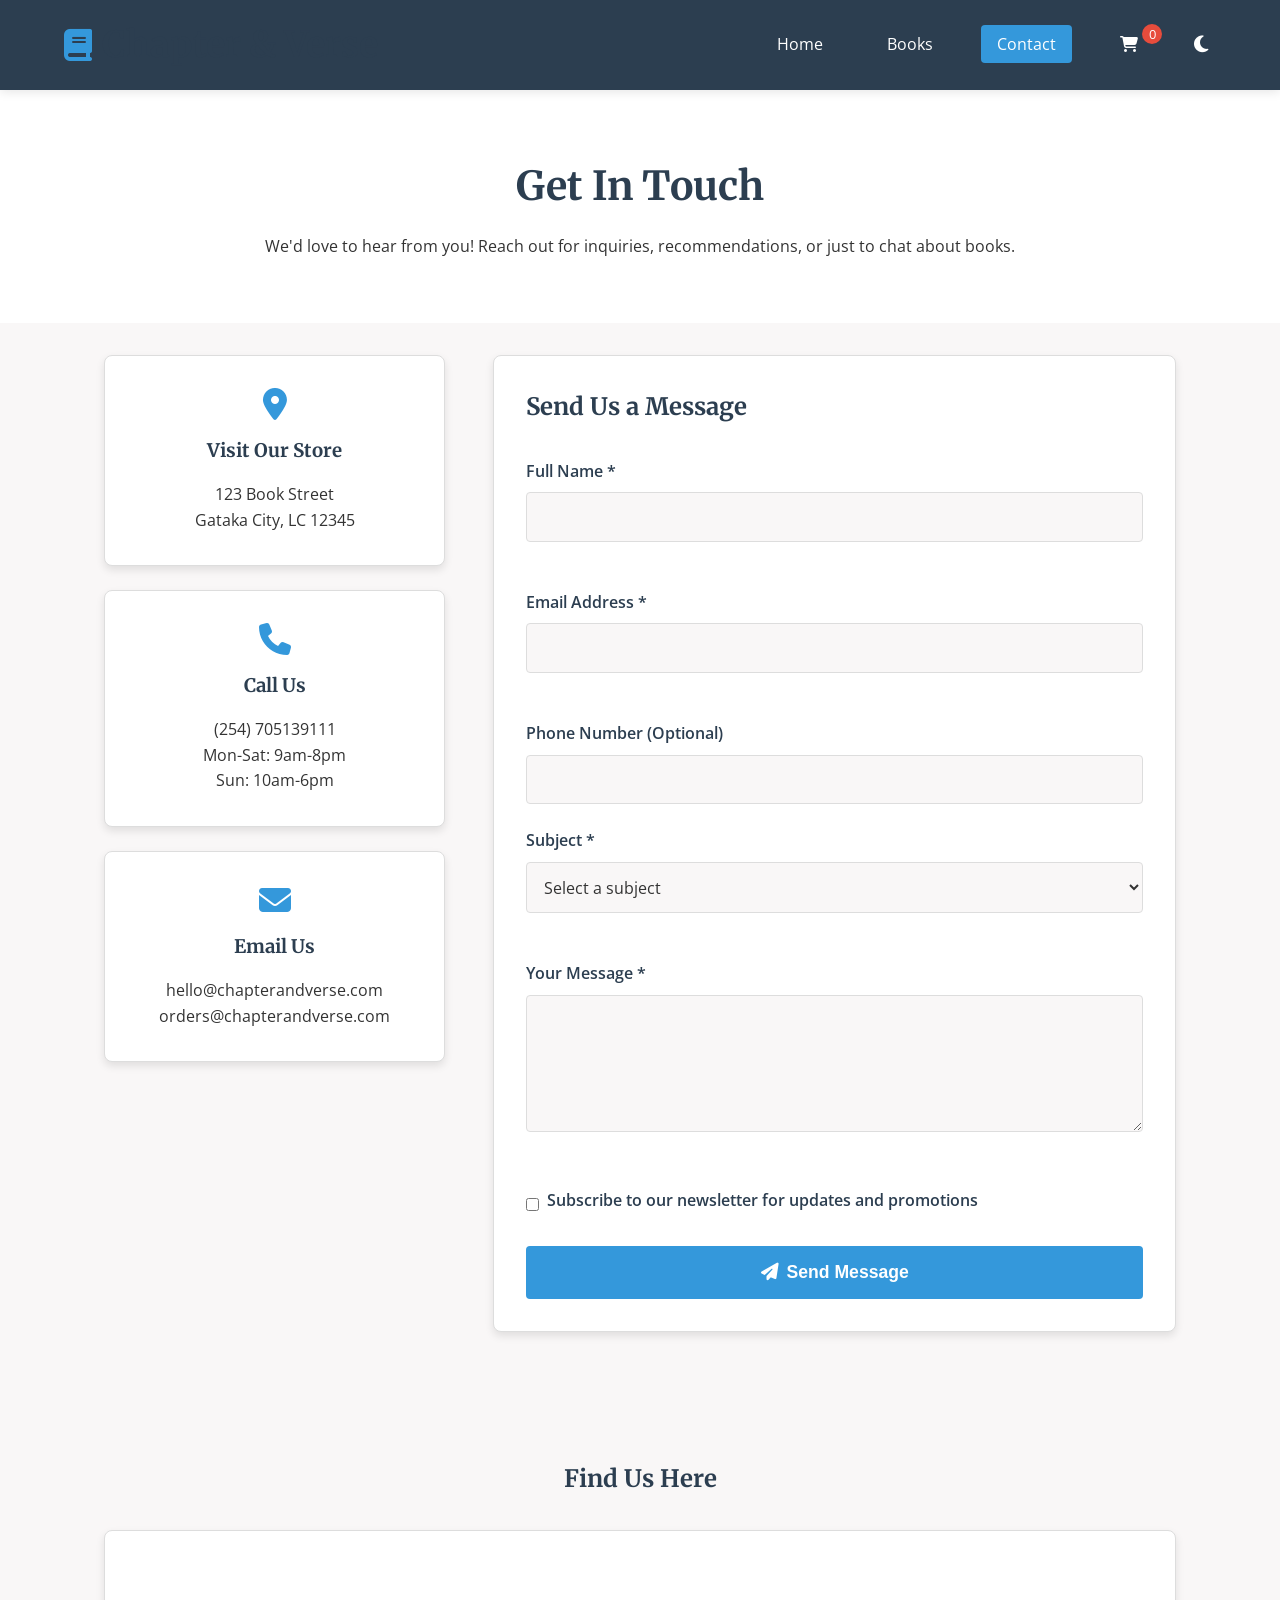
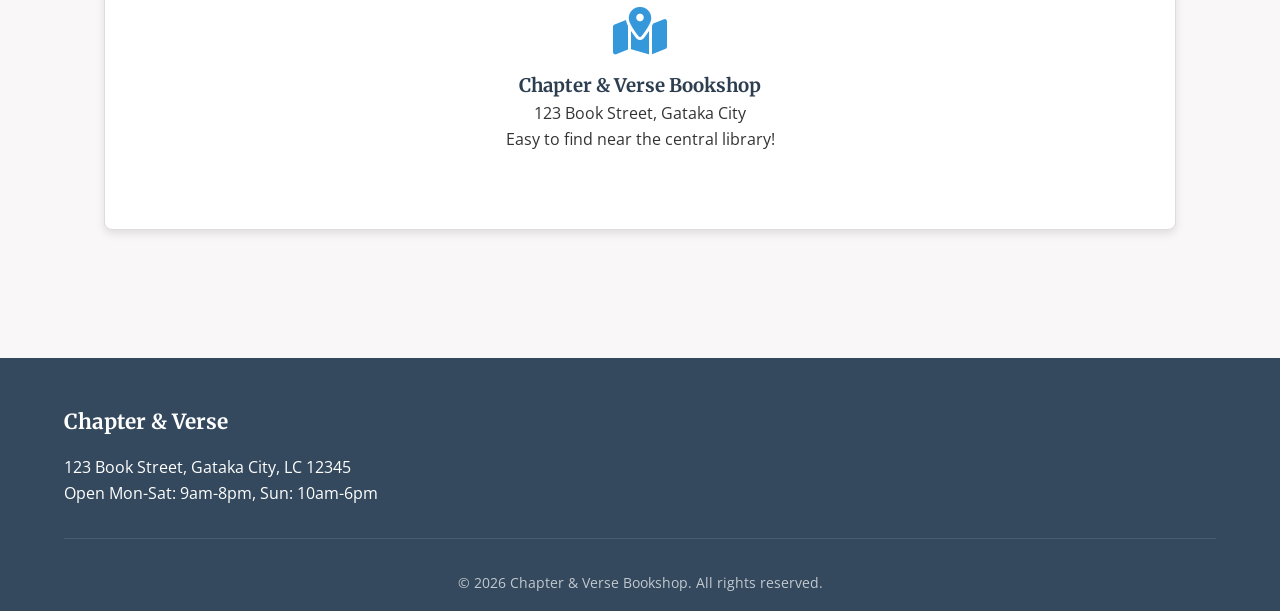
<file: contact.html>
<!DOCTYPE html>
<html lang="en">
<head>
    <meta charset="UTF-8">
    <meta name="viewport" content="width=device-width, initial-scale=1.0">
    <title>Chapter & Verse Bookshop | Contact</title>
    <link rel="stylesheet" href="style.css">
    <link rel="preconnect" href="https://fonts.googleapis.com">
    <link rel="preconnect" href="https://fonts.gstatic.com" crossorigin>
    <link href="https://fonts.googleapis.com/css2?family=Merriweather:wght@300;400;700&family=Open+Sans:wght@300;400;600&display=swap" rel="stylesheet">
    <link rel="stylesheet" href="https://cdnjs.cloudflare.com/ajax/libs/font-awesome/6.4.0/css/all.min.css">
</head>
<body>
    <!-- Navigation -->
    <header>
        <nav class="navbar">
            <div class="logo">
                <i class="fas fa-book"></i>
                <h1>Chapter & Verse</h1>
            </div>
            <ul class="nav-links">
                <li><a href="index.html">Home</a></li>
                <li><a href="products.html">Books</a></li>
                <li><a href="contact.html" class="active">Contact</a></li>
                <li class="cart-icon">
                    <a href="#">
                        <i class="fas fa-shopping-cart"></i>
                        <span class="cart-count">0</span>
                    </a>
                </li>
                <li>
                    <button class="theme-toggle" id="themeToggle">
                        <i class="fas fa-moon"></i>
                    </button>
                </li>
            </ul>
        </nav>
    </header>

    <!-- Main Content -->
    <main>
        <section class="contact-hero">
            <h1>Get In Touch</h1>
            <p>We'd love to hear from you! Reach out for inquiries, recommendations, or just to chat about books.</p>
        </section>

        <section class="contact-container">
            <div class="contact-info">
                <div class="info-card">
                    <i class="fas fa-map-marker-alt"></i>
                    <h3>Visit Our Store</h3>
                    <p>123 Book Street</p>
                    <p>Gataka City, LC 12345</p>
                </div>
                <div class="info-card">
                    <i class="fas fa-phone"></i>
                    <h3>Call Us</h3>
                    <p>(254) 705139111</p>
                    <p>Mon-Sat: 9am-8pm</p>
                    <p>Sun: 10am-6pm</p>
                </div>
                <div class="info-card">
                    <i class="fas fa-envelope"></i>
                    <h3>Email Us</h3>
                    <p>hello@chapterandverse.com</p>
                    <p>orders@chapterandverse.com</p>
                </div>
            </div>

            <div class="contact-form-container">
                <h2>Send Us a Message</h2>
                <form id="contactForm">
                    <div class="form-group">
                        <label for="name">Full Name *</label>
                        <input type="text" id="name" name="name" required>
                        <span class="error-message" id="nameError"></span>
                    </div>

                    <div class="form-group">
                        <label for="email">Email Address *</label>
                        <input type="email" id="email" name="email" required>
                        <span class="error-message" id="emailError"></span>
                    </div>

                    <div class="form-group">
                        <label for="phone">Phone Number (Optional)</label>
                        <input type="tel" id="phone" name="phone">
                    </div>

                    <div class="form-group">
                        <label for="subject">Subject *</label>
                        <select id="subject" name="subject" required>
                            <option value="">Select a subject</option>
                            <option value="general">General Inquiry</option>
                            <option value="order">Order Status</option>
                            <option value="recommendation">Book Recommendation</option>
                            <option value="event">Event Information</option>
                            <option value="other">Other</option>
                        </select>
                        <span class="error-message" id="subjectError"></span>
                    </div>

                    <div class="form-group">
                        <label for="message">Your Message *</label>
                        <textarea id="message" name="message" rows="5" required></textarea>
                        <span class="error-message" id="messageError"></span>
                    </div>

                    <div class="form-group checkbox-group">
                        <input type="checkbox" id="newsletter" name="newsletter">
                        <label for="newsletter">Subscribe to our newsletter for updates and promotions</label>
                    </div>

                    <button type="submit" class="submit-btn">
                        <i class="fas fa-paper-plane"></i> Send Message
                    </button>
                </form>

                <div id="successMessage" class="success-message" style="display: none;">
                    <i class="fas fa-check-circle"></i>
                    <h3>Message Sent Successfully!</h3>
                    <p>Thank you for contacting us. We'll get back to you within 24 hours.</p>
                </div>
            </div>
        </section>

        <section class="map-section">
            <h2>Find Us Here</h2>
            <div class="map-placeholder">
                <div class="map-content">
                    <i class="fas fa-map-marked-alt"></i>
                    <h3>Chapter & Verse Bookshop</h3>
                    <p>123 Book Street, Gataka City</p>
                    <p>Easy to find near the central library!</p>
                </div>
            </div>
        </section>
    </main>

    <!-- Footer -->
    <footer>
        <div class="footer-content">
            <div class="footer-section">
                <h3>Chapter & Verse</h3>
                <p>123 Book Street, Gataka City, LC 12345</p>
                <p>Open Mon-Sat: 9am-8pm, Sun: 10am-6pm</p>
            </div>
            </div>
        </div>
        <p class="copyright">&copy; 2026 Chapter & Verse Bookshop. All rights reserved.</p>
    </footer>

    <script src="script.js"></script>
</body>
</html>
</file>
<file: style.css>
/* Reset and Base Styles */
* {
    margin: 0;
    padding: 0;
    box-sizing: border-box;
}

:root {
    /* Light Theme Colors */
    --primary-color: #2c3e50;
    --secondary-color: #3498db;
    --accent-color: #e74c3c;
    --text-color: #333;
    --bg-color: #f9f7f7;
    --card-bg: #ffffff;
    --nav-bg: #2c3e50;
    --footer-bg: #34495e;
    --shadow: rgba(0, 0, 0, 0.1);
    --border-color: #ddd;
}

[data-theme="dark"] {
    /* Dark Theme Colors */
    --primary-color: #ecf0f1;
    --secondary-color: #3498db;
    --accent-color: #e74c3c;
    --text-color: #ecf0f1;
    --bg-color: #1a1a2e;
    --card-bg: #16213e;
    --nav-bg: #0f3460;
    --footer-bg: #0f3460;
    --shadow: rgba(0, 0, 0, 0.3);
    --border-color: #2c3e50;
}

body {
    font-family: 'Open Sans', sans-serif;
    line-height: 1.6;
    color: var(--text-color);
    background-color: var(--bg-color);
    transition: background-color 0.3s, color 0.3s;
}

h1, h2, h3, h4 {
    font-family: 'Merriweather', serif;
    font-weight: 700;
    color: var(--primary-color);
}

a {
    text-decoration: none;
    color: inherit;
}

/* Navigation */
.navbar {
    display: flex;
    justify-content: space-between;
    align-items: center;
    padding: 1rem 5%;
    background-color: var(--nav-bg);
    color: white;
    position: sticky;
    top: 0;
    z-index: 1000;
    box-shadow: 0 2px 10px var(--shadow);
}

.logo {
    display: flex;
    align-items: center;
    gap: 10px;
    font-size: 1.5rem;
}

.logo i {
    font-size: 2rem;
    color: var(--secondary-color);
}

.nav-links {
    display: flex;
    list-style: none;
    gap: 2rem;
    align-items: center;
}

.nav-links a {
    padding: 0.5rem 1rem;
    border-radius: 4px;
    transition: all 0.3s ease;
}

.nav-links a:hover {
    background-color: var(--secondary-color);
    color: white;
}

.nav-links a.active {
    background-color: var(--secondary-color);
    color: white;
}

.cart-icon {
    position: relative;
}

.cart-count {
    position: absolute;
    top: -8px;
    right: -8px;
    background-color: var(--accent-color);
    color: white;
    border-radius: 50%;
    width: 20px;
    height: 20px;
    display: flex;
    align-items: center;
    justify-content: center;
    font-size: 0.8rem;
}

.theme-toggle {
    background: none;
    border: none;
    color: white;
    font-size: 1.2rem;
    cursor: pointer;
    padding: 0.5rem;
    border-radius: 50%;
    transition: background-color 0.3s;
}

.theme-toggle:hover {
    background-color: rgba(255, 255, 255, 0.1);
}

/* Hero Section */
.hero {
    display: grid;
    grid-template-columns: 1fr 1fr;
    gap: 2rem;
    padding: 4rem 5%;
    align-items: center;
    max-width: 1200px;
    margin: 0 auto;
}

.hero-content h2 {
    font-size: 2.5rem;
    margin-bottom: 1rem;
    color: var(--primary-color);
}

.hero-content p {
    font-size: 1.1rem;
    margin-bottom: 1.5rem;
    color: var(--text-color);
}

#date-display {
    font-size: 1.2rem;
    color: var(--secondary-color);
    margin-bottom: 1rem;
    font-weight: 600;
}

.btn {
    display: inline-block;
    padding: 0.8rem 2rem;
    background-color: var(--secondary-color);
    color: white;
    border-radius: 4px;
    font-weight: 600;
    transition: all 0.3s ease;
    border: none;
    cursor: pointer;
    font-size: 1rem;
}

.btn:hover {
    background-color: #2980b9;
    transform: translateY(-2px);
    box-shadow: 0 4px 8px var(--shadow);
}

.hero-image img {
    width: 100%;
    height: 400px;
    object-fit: cover;
    border-radius: 8px;
    box-shadow: 0 10px 20px var(--shadow);
}

/* About Section */
.about-section {
    padding: 4rem 5%;
    max-width: 1200px;
    margin: 0 auto;
}

.about-section h2 {
    text-align: center;
    margin-bottom: 2rem;
    font-size: 2rem;
}

.about-content {
    display: grid;
    grid-template-columns: 2fr 1fr;
    gap: 3rem;
    margin-bottom: 3rem;
}

.about-text p {
    margin-bottom: 1rem;
    font-size: 1.1rem;
}

.about-stats {
    display: grid;
    gap: 1.5rem;
}

.stat {
    text-align: center;
    padding: 1.5rem;
    background-color: var(--card-bg);
    border-radius: 8px;
    box-shadow: 0 4px 8px var(--shadow);
    transition: transform 0.3s ease;
}

.stat:hover {
    transform: translateY(-5px);
}

.stat h3 {
    font-size: 2rem;
    color: var(--secondary-color);
    margin-bottom: 0.5rem;
}

/* Featured Books */
.featured-books {
    padding: 4rem 5%;
    max-width: 1200px;
    margin: 0 auto;
}

.featured-books h2 {
    text-align: center;
    margin-bottom: 2rem;
    font-size: 2rem;
}

.books-grid {
    display: grid;
    grid-template-columns: repeat(auto-fit, minmax(250px, 1fr));
    gap: 2rem;
}

.book-card {
    background-color: var(--card-bg);
    border-radius: 8px;
    padding: 1.5rem;
    text-align: center;
    box-shadow: 0 4px 8px var(--shadow);
    transition: all 0.3s ease;
    border: 1px solid var(--border-color);
}

.book-card:hover {
    transform: translateY(-5px);
    box-shadow: 0 8px 16px var(--shadow);
}

.book-card img {
    width: 100%;
    height: 200px;
    object-fit: cover;
    border-radius: 4px;
    margin-bottom: 1rem;
}

.book-card h3 {
    font-size: 1.2rem;
    margin-bottom: 0.5rem;
    color: var(--primary-color);
}

.book-card .price {
    color: var(--accent-color);
    font-weight: bold;
    font-size: 1.2rem;
    margin-top: 0.5rem;
}

/* Products Page */
.products-header {
    padding: 3rem 5%;
    text-align: center;
    max-width: 1200px;
    margin: 0 auto;
}

.products-header h1 {
    font-size: 2.5rem;
    margin-bottom: 1rem;
}

.category-filter {
    display: flex;
    justify-content: center;
    gap: 1rem;
    margin-top: 2rem;
    flex-wrap: wrap;
}

.category-btn {
    padding: 0.5rem 1.5rem;
    background-color: var(--card-bg);
    border: 2px solid var(--secondary-color);
    color: var(--secondary-color);
    border-radius: 20px;
    cursor: pointer;
    font-weight: 600;
    transition: all 0.3s ease;
}

.category-btn:hover,
.category-btn.active {
    background-color: var(--secondary-color);
    color: white;
}

.products-grid {
    display: grid;
    grid-template-columns: repeat(auto-fill, minmax(300px, 1fr));
    gap: 2rem;
    padding: 2rem 5%;
    max-width: 1200px;
    margin: 0 auto;
}

.product-card {
    background-color: var(--card-bg);
    border-radius: 8px;
    overflow: hidden;
    box-shadow: 0 4px 8px var(--shadow);
    transition: all 0.3s ease;
    border: 1px solid var(--border-color);
}

.product-card:hover {
    transform: translateY(-5px);
    box-shadow: 0 8px 16px var(--shadow);
}

.product-image {
    position: relative;
    height: 250px;
    overflow: hidden;
}

.product-image img {
    width: 100%;
    height: 100%;
    object-fit: cover;
}

.bestseller, .new {
    position: absolute;
    top: 10px;
    right: 10px;
    padding: 0.3rem 0.8rem;
    color: white;
    font-size: 0.8rem;
    font-weight: bold;
    border-radius: 4px;
}

.bestseller {
    background-color: var(--accent-color);
}

.new {
    background-color: var(--secondary-color);
}

.product-info {
    padding: 1.5rem;
}

.product-info h3 {
    font-size: 1.3rem;
    margin-bottom: 0.5rem;
    color: var(--primary-color);
}

.author {
    color: var(--secondary-color);
    font-style: italic;
    margin-bottom: 1rem;
}

.description {
    font-size: 0.95rem;
    margin-bottom: 1.5rem;
    color: var(--text-color);
}

.product-footer {
    display: flex;
    justify-content: space-between;
    align-items: center;
}

.price {
    font-size: 1.5rem;
    font-weight: bold;
    color: var(--accent-color);
}

.add-to-cart {
    background-color: var(--secondary-color);
    color: white;
    border: none;
    padding: 0.6rem 1.2rem;
    border-radius: 4px;
    cursor: pointer;
    font-weight: 600;
    display: flex;
    align-items: center;
    gap: 0.5rem;
    transition: all 0.3s ease;
}

.add-to-cart:hover {
    background-color: #2980b9;
    transform: scale(1.05);
}

/* Cart Sidebar */
.cart-sidebar {
    position: fixed;
    top: 0;
    right: -400px;
    width: 350px;
    height: 100%;
    background-color: var(--card-bg);
    box-shadow: -5px 0 15px var(--shadow);
    z-index: 1001;
    transition: right 0.3s ease;
    display: flex;
    flex-direction: column;
}

.cart-sidebar.active {
    right: 0;
}

.cart-overlay {
    position: fixed;
    top: 0;
    left: 0;
    width: 100%;
    height: 100%;
    background-color: rgba(0, 0, 0, 0.5);
    z-index: 1000;
    display: none;
}

.cart-overlay.active {
    display: block;
}

.cart-header {
    display: flex;
    justify-content: space-between;
    align-items: center;
    padding: 1.5rem;
    border-bottom: 1px solid var(--border-color);
}

.close-cart {
    background: none;
    border: none;
    font-size: 1.5rem;
    cursor: pointer;
    color: var(--text-color);
}

.cart-items {
    flex: 1;
    overflow-y: auto;
    padding: 1rem;
}

.cart-item {
    display: flex;
    justify-content: space-between;
    align-items: center;
    padding: 1rem;
    border-bottom: 1px solid var(--border-color);
}

.cart-item-info h4 {
    font-size: 1rem;
    margin-bottom: 0.3rem;
}

.cart-item-info p {
    color: var(--accent-color);
    font-weight: bold;
}

.cart-item-controls {
    display: flex;
    align-items: center;
    gap: 0.5rem;
}

.cart-item-controls button {
    background-color: var(--secondary-color);
    color: white;
    border: none;
    width: 25px;
    height: 25px;
    border-radius: 50%;
    cursor: pointer;
    display: flex;
    align-items: center;
    justify-content: center;
}

.cart-total {
    padding: 1.5rem;
    border-top: 1px solid var(--border-color);
}

.cart-total p {
    font-size: 1.3rem;
    font-weight: bold;
    margin-bottom: 1rem;
    display: flex;
    justify-content: space-between;
}

.checkout-btn {
    width: 100%;
    padding: 1rem;
    background-color: var(--accent-color);
    color: white;
    border: none;
    border-radius: 4px;
    font-size: 1.1rem;
    font-weight: bold;
    cursor: pointer;
    transition: background-color 0.3s;
}

.checkout-btn:hover {
    background-color: #c0392b;
}

/* Contact Page */
.contact-hero {
    text-align: center;
    padding: 4rem 5%;
    background-color: var(--card-bg);
    margin-bottom: 2rem;
}

.contact-hero h1 {
    font-size: 2.5rem;
    margin-bottom: 1rem;
}

.contact-container {
    display: grid;
    grid-template-columns: 1fr 2fr;
    gap: 3rem;
    padding: 0 5% 4rem;
    max-width: 1200px;
    margin: 0 auto;
}

.contact-info {
    display: flex;
    flex-direction: column;
    gap: 1.5rem;
}

.info-card {
    background-color: var(--card-bg);
    padding: 2rem;
    border-radius: 8px;
    text-align: center;
    box-shadow: 0 4px 8px var(--shadow);
    transition: transform 0.3s ease;
    border: 1px solid var(--border-color);
}

.info-card:hover {
    transform: translateY(-5px);
}

.info-card i {
    font-size: 2rem;
    color: var(--secondary-color);
    margin-bottom: 1rem;
}

.info-card h3 {
    margin-bottom: 1rem;
    color: var(--primary-color);
}

.contact-form-container {
    background-color: var(--card-bg);
    padding: 2rem;
    border-radius: 8px;
    box-shadow: 0 4px 8px var(--shadow);
    border: 1px solid var(--border-color);
}

.contact-form-container h2 {
    margin-bottom: 2rem;
    color: var(--primary-color);
}

.form-group {
    margin-bottom: 1.5rem;
}

.form-group label {
    display: block;
    margin-bottom: 0.5rem;
    font-weight: 600;
    color: var(--primary-color);
}

.form-group input,
.form-group select,
.form-group textarea {
    width: 100%;
    padding: 0.8rem;
    border: 1px solid var(--border-color);
    border-radius: 4px;
    font-family: 'Open Sans', sans-serif;
    font-size: 1rem;
    background-color: var(--bg-color);
    color: var(--text-color);
    transition: border-color 0.3s;
}

.form-group input:focus,
.form-group select:focus,
.form-group textarea:focus {
    outline: none;
    border-color: var(--secondary-color);
}

.checkbox-group {
    display: flex;
    align-items: center;
    gap: 0.5rem;
}

.checkbox-group input {
    width: auto;
}

.submit-btn {
    width: 100%;
    padding: 1rem;
    background-color: var(--secondary-color);
    color: white;
    border: none;
    border-radius: 4px;
    font-size: 1.1rem;
    font-weight: bold;
    cursor: pointer;
    transition: background-color 0.3s;
    display: flex;
    align-items: center;
    justify-content: center;
    gap: 0.5rem;
}

.submit-btn:hover {
    background-color: #2980b9;
}

.error-message {
    color: var(--accent-color);
    font-size: 0.9rem;
    margin-top: 0.3rem;
    display: block;
    min-height: 1.2rem;
}

.success-message {
    text-align: center;
    padding: 2rem;
    background-color: #d4edda;
    border-radius: 8px;
    margin-top: 2rem;
    border: 1px solid #c3e6cb;
    color: #155724;
}

.success-message i {
    font-size: 3rem;
    color: #28a745;
    margin-bottom: 1rem;
}

.map-section {
    padding: 4rem 5%;
    max-width: 1200px;
    margin: 0 auto;
}

.map-section h2 {
    text-align: center;
    margin-bottom: 2rem;
}

.map-placeholder {
    height: 300px;
    background-color: var(--card-bg);
    border-radius: 8px;
    display: flex;
    align-items: center;
    justify-content: center;
    box-shadow: 0 4px 8px var(--shadow);
    border: 1px solid var(--border-color);
}

.map-content {
    text-align: center;
}

.map-content i {
    font-size: 3rem;
    color: var(--secondary-color);
    margin-bottom: 1rem;
}

/* Footer */
footer {
    background-color: var(--footer-bg);
    color: white;
    padding: 3rem 5% 1rem;
    margin-top: 4rem;
}

.footer-content {
    display: grid;
    grid-template-columns: repeat(auto-fit, minmax(250px, 1fr));
    gap: 2rem;
    margin-bottom: 2rem;
}

.footer-section h3 {
    color: white;
    margin-bottom: 1rem;
    font-size: 1.3rem;
}

.social-icons {
    display: flex;
    gap: 1rem;
    margin-top: 1rem;
}

.social-icons a {
    display: inline-flex;
    align-items: center;
    justify-content: center;
    width: 40px;
    height: 40px;
    background-color: rgba(255, 255, 255, 0.1);
    border-radius: 50%;
    transition: background-color 0.3s;
}

.social-icons a:hover {
    background-color: var(--secondary-color);
}

.copyright {
    text-align: center;
    padding-top: 2rem;
    border-top: 1px solid rgba(255, 255, 255, 0.1);
    color: rgba(255, 255, 255, 0.7);
    font-size: 0.9rem;
}

/* Responsive Design */
@media (max-width: 768px) {
    .navbar {
        flex-direction: column;
        padding: 1rem;
    }

    .nav-links {
        margin-top: 1rem;
        flex-wrap: wrap;
        justify-content: center;
    }

    .hero {
        grid-template-columns: 1fr;
        text-align: center;
        padding: 2rem 5%;
    }

    .about-content {
        grid-template-columns: 1fr;
    }

    .contact-container {
        grid-template-columns: 1fr;
    }

    .products-grid {
        grid-template-columns: repeat(auto-fill, minmax(250px, 1fr));
    }

    .cart-sidebar {
        width: 100%;
    }
}

@media (max-width: 480px) {
    .hero-content h2 {
        font-size: 2rem;
    }

    .books-grid,
    .products-grid {
        grid-template-columns: 1fr;
    }

    .category-filter {
        flex-direction: column;
        align-items: center;
    }

    .category-btn {
        width: 200px;
    }
}
</file>
